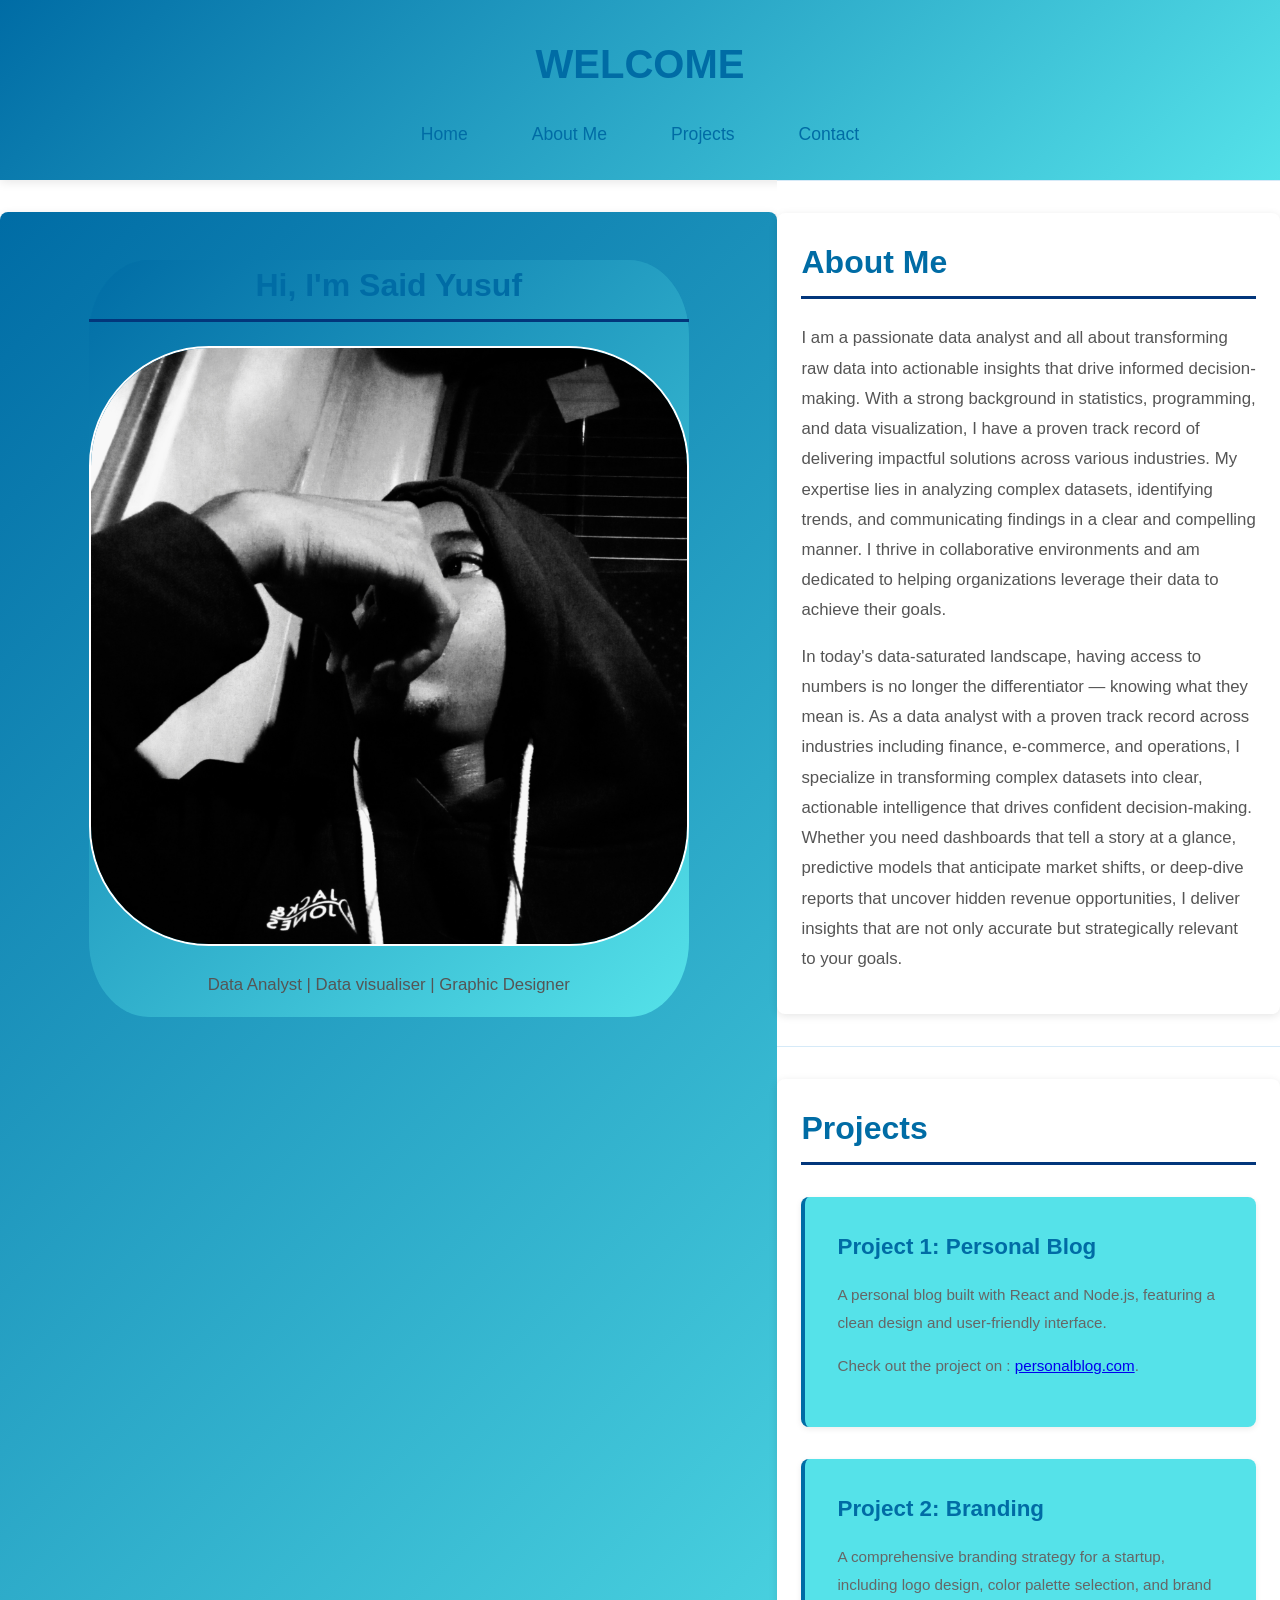
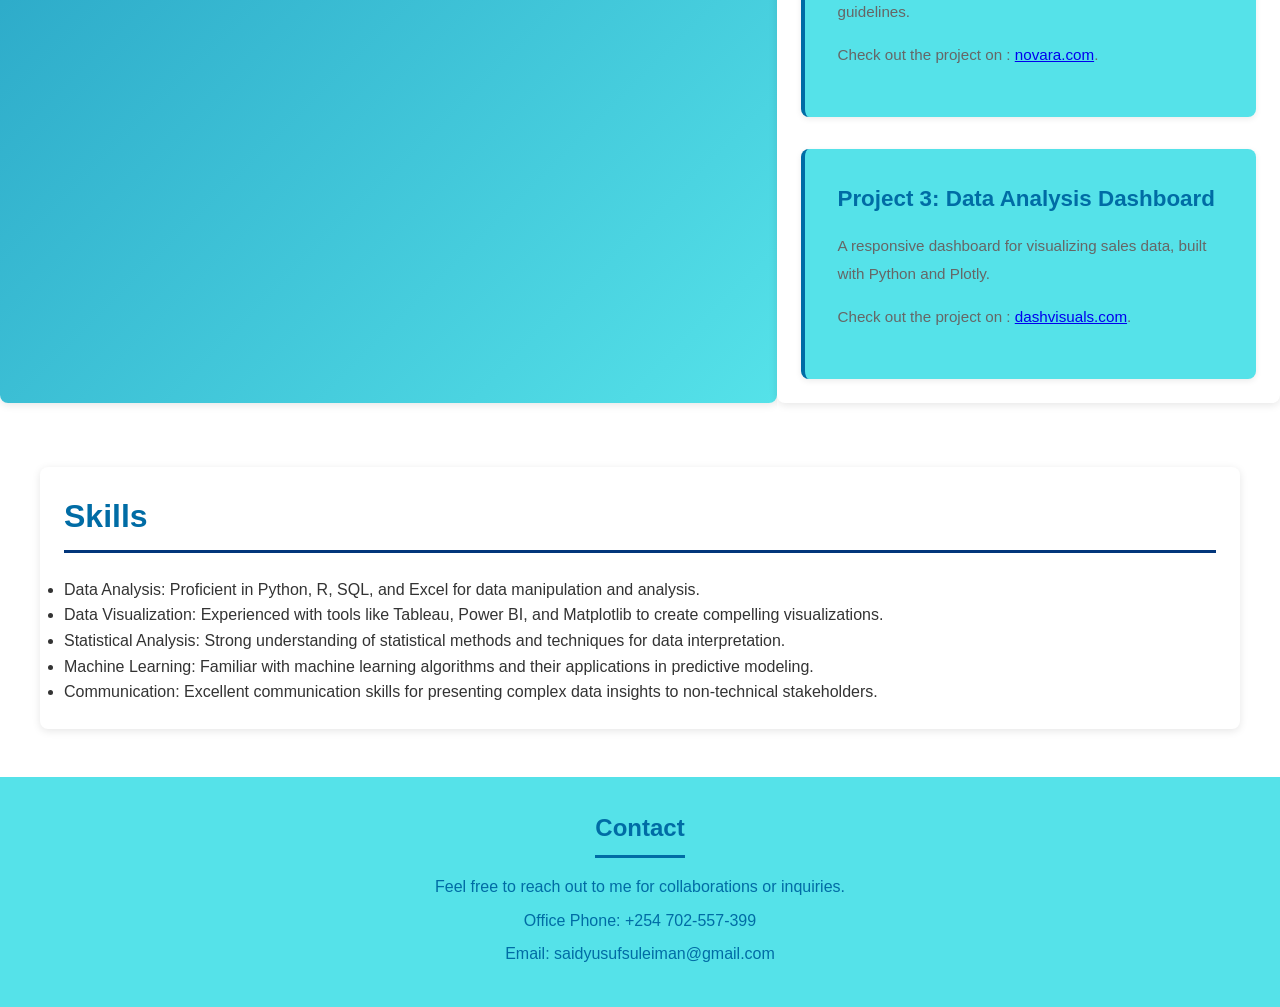
<file: index.html>
<!DOCTYPE html>
<html>
    <head>
        <meta charset="UTF-8">
        <meta name="viewport" content="width=device-width, initial-scale=1.0">
        <title>Portfolio - Data Analyst</title>
        <link rel="stylesheet" href="style.css">
    </head>
    <body>
        <header>
            <h1><strong>WELCOME</strong></h1>
            <nav>
                <ul>
                    <li><a href="#Home">Home</a></li>
                    <li><a href="#about">About Me</a></li>
                    <li><a href="#projects">Projects</a></li>
                    <li><a href="#contact">Contact</a></li>
                </ul>
            </nav>
        </header>
            <div class="wrapper">
                <section id="hero">
                    <div class="tall">
                        <h2>Hi, I'm Said Yusuf</h2>
                        <div class="hero__image"><img src="profile.jpg"></div>
                        <p>Data Analyst | Data visualiser | Graphic Designer</p>
                    </div>
                </section>
            
                <div class="container">
                        <div class="short">
                            <section id="about">
                                <h2>About Me</h2>
                                <p>I am a passionate data analyst and all about transforming raw data into actionable insights that drive informed decision-making. With a strong background in statistics, programming, and data visualization, I have a proven track record of delivering impactful solutions across various industries. My expertise lies in analyzing complex datasets, identifying trends, and communicating findings in a clear and compelling manner. I thrive in collaborative environments and am dedicated to helping organizations leverage their data to achieve their goals.</p>
                                <p>In today's data-saturated landscape, having access to numbers is no longer the differentiator — knowing what they mean is. As a data analyst with a proven track record across industries including finance, e-commerce, and operations, I specialize in transforming complex datasets into clear, actionable intelligence that drives confident decision-making. Whether you need dashboards that tell a story at a glance, predictive models that anticipate market shifts, or deep-dive reports that uncover hidden revenue opportunities, I deliver insights that are not only accurate but strategically relevant to your goals.</p>
                            </section>
                        </div>
                    <div class="short1">
                        <section id="projects">
                            <h2>Projects</h2>
                            <div class="projects-container">
                                    <div class="project">
                                        <h3>Project 1: Personal Blog</h3>
                                        <p>A personal blog built with React and Node.js, featuring a clean design and user-friendly interface.</p>
                                        <p>Check out the project on : <a href="Personalblog.html">personalblog.com</a>.</p>
                                    </div>
                                    <div class="project">
                                        <h3>Project 2: Branding</h3>
                                        <p>A comprehensive branding strategy for a startup, including logo design, color palette selection, and brand guidelines.</p>
                                        <p>Check out the project on : <a href="Novara.html">novara.com</a>.</p>
                                    </div>
                                    <div class="project">
                                        <h3>Project 3: Data Analysis Dashboard</h3>
                                        <p>A responsive dashboard for visualizing sales data, built with Python and Plotly.</p>
                                        <p>Check out the project on : <a href="dashvisuals.html">dashvisuals.com</a>.</p>
                                    </div>
                            </div>
                        </section>
                    </div>
                </div>
            </div>
                    <section id="skills">
                        <h2>Skills</h2>
                        <ul>
                            <li>Data Analysis: Proficient in Python, R, SQL, and Excel for data manipulation and analysis.</li>
                            <li>Data Visualization: Experienced with tools like Tableau, Power BI, and Matplotlib to create compelling visualizations.</li>
                            <li>Statistical Analysis: Strong understanding of statistical methods and techniques for data interpretation.</li>
                            <li>Machine Learning: Familiar with machine learning algorithms and their applications in predictive modeling.</li>
                            <li>Communication: Excellent communication skills for presenting complex data insights to non-technical stakeholders.</li>
                        </ul>
                    </section>

        <footer id="contact">
            <h2>Contact</h2>
            <p>Feel free to reach out to me for collaborations or inquiries.</p>
            <p>Office Phone: +254 702-557-399</p>
            <p>Email: <a href="mailto:saidyusufsuleiman@gmail.com">saidyusufsuleiman@gmail.com</a></p>
        </footer>
    </body>
</html>
</file>
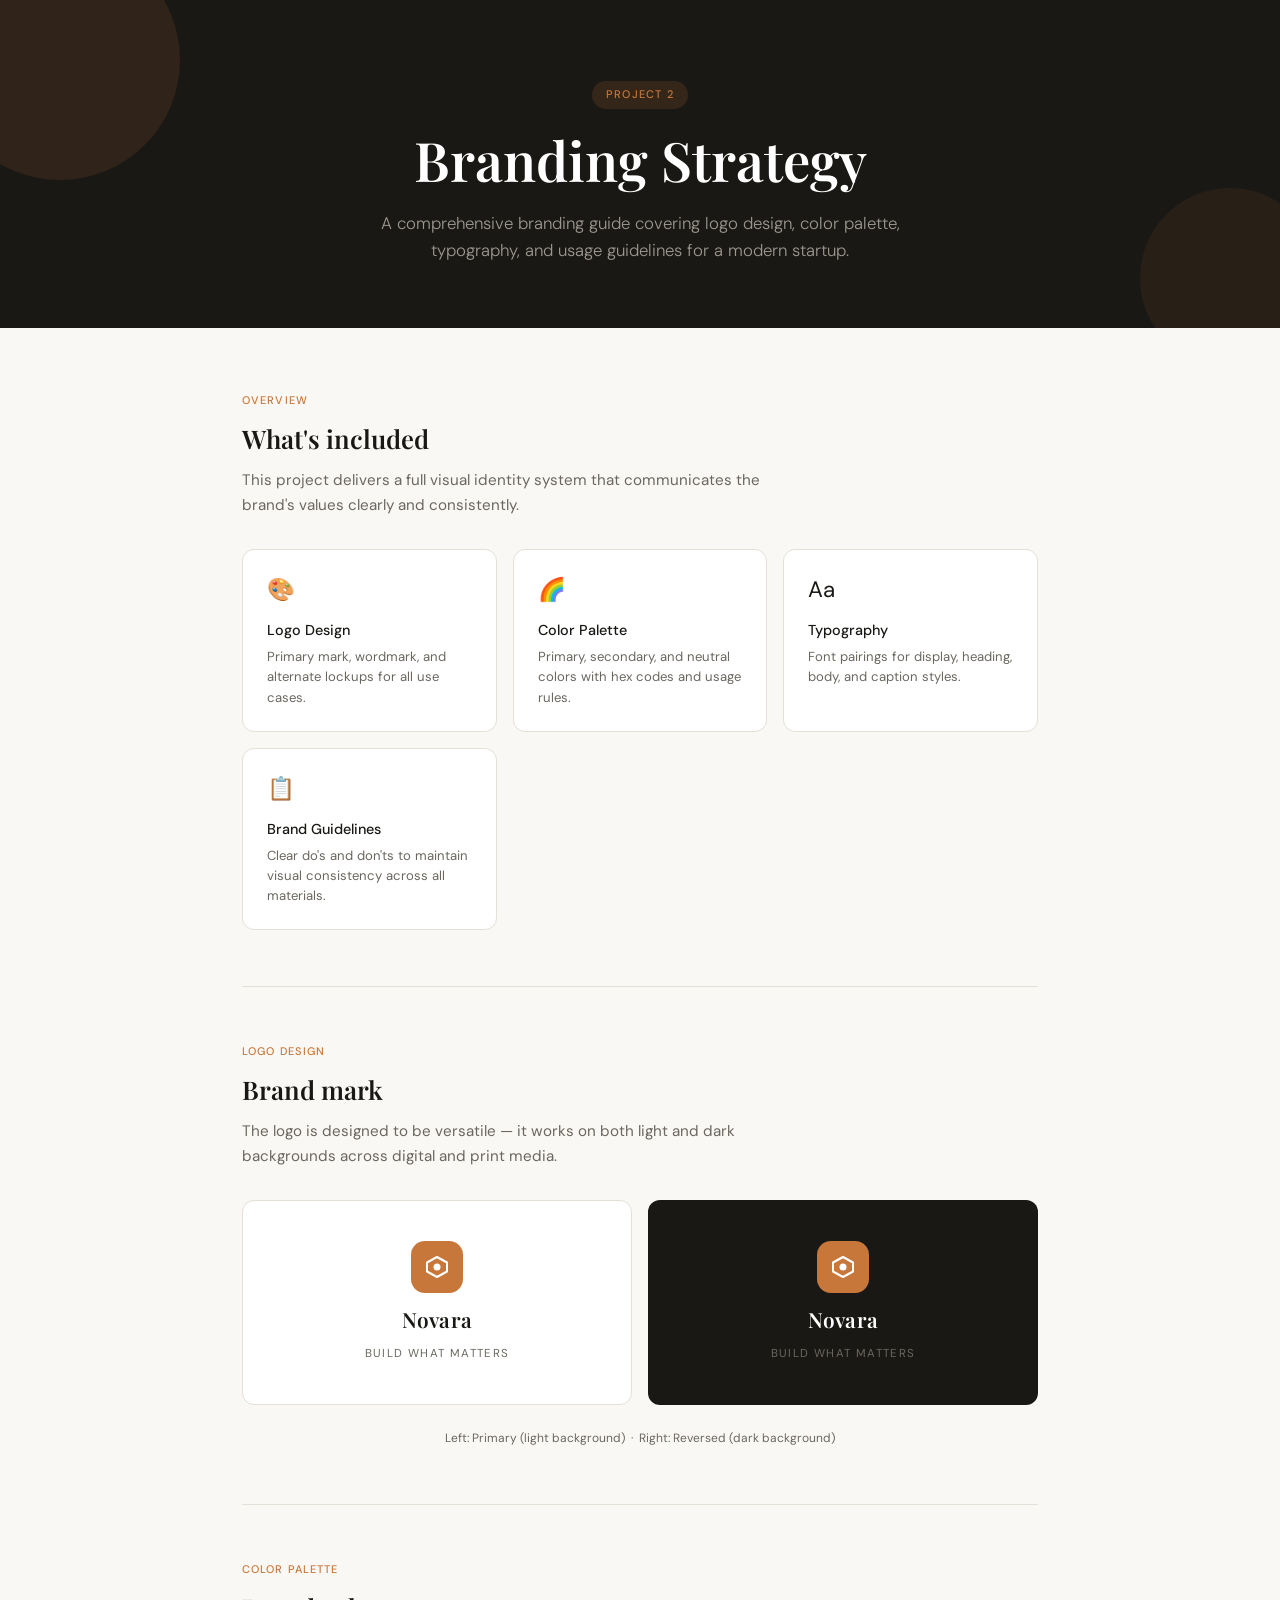
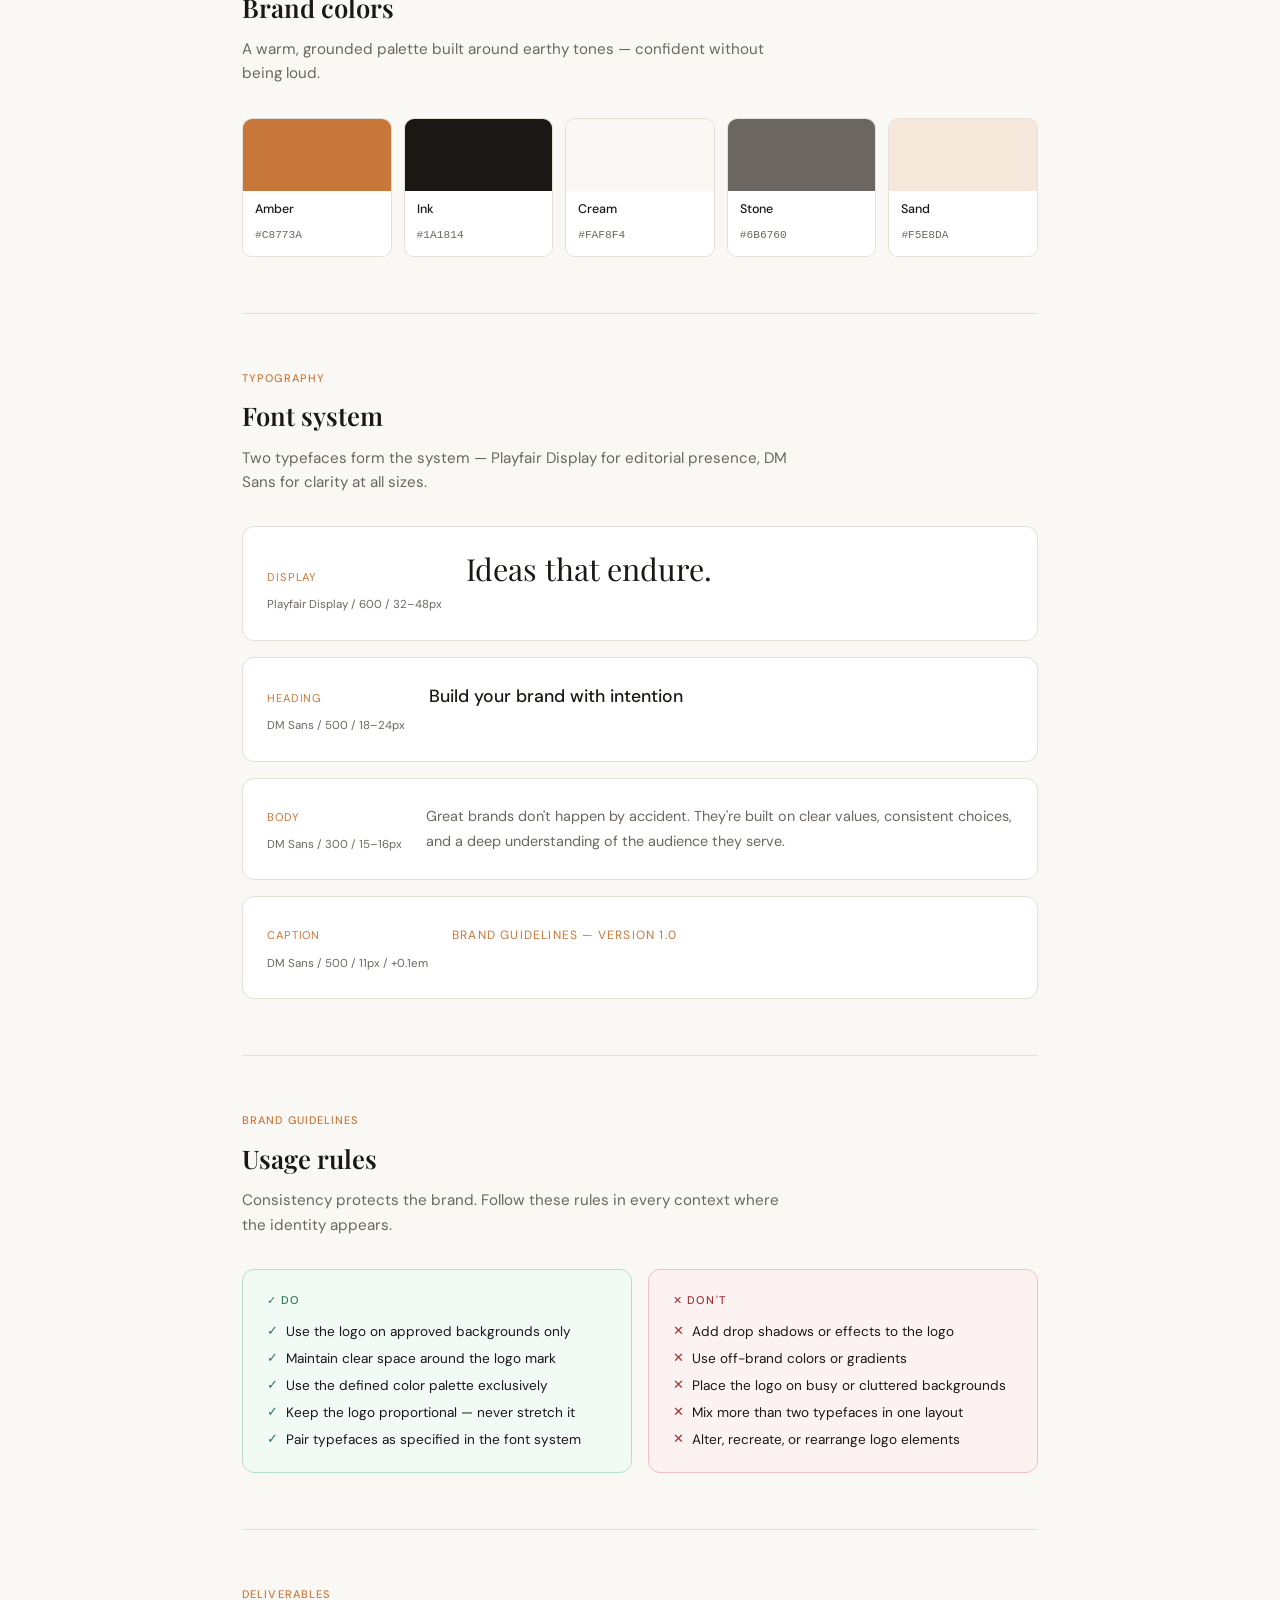
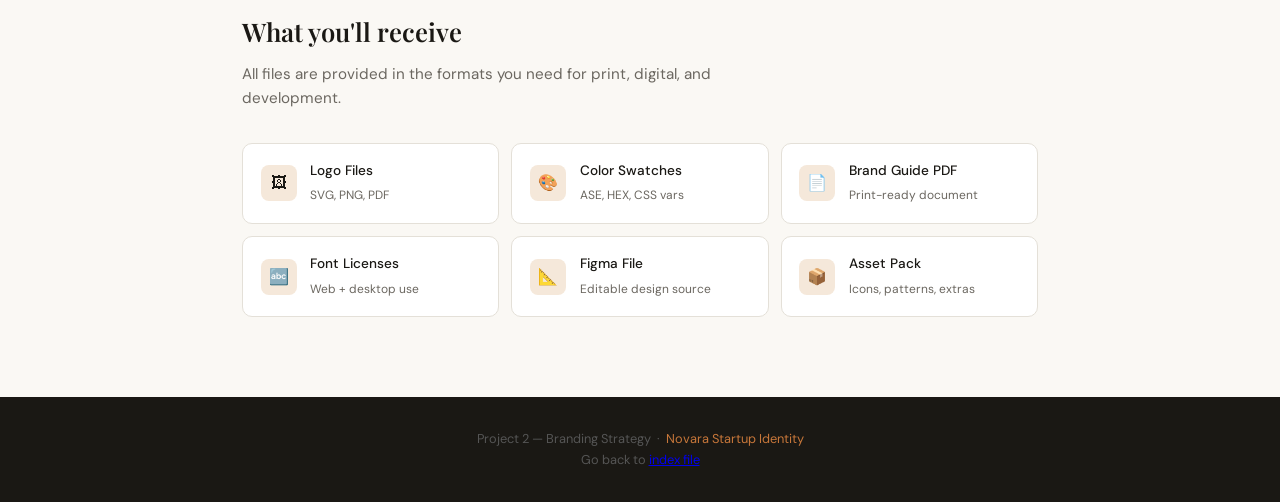
<file: Novara.html>
<!DOCTYPE html>
<html lang="en">
<head>
<meta charset="UTF-8">
<meta name="viewport" content="width=device-width, initial-scale=1.0">
<title>Project 2: Branding</title>
<link href="https://fonts.googleapis.com/css2?family=Playfair+Display:wght@400;600&family=DM+Sans:wght@300;400;500&display=swap" rel="stylesheet">
<link rel="stylesheet" href="novara.css">
</head>
<body>

<header>
  <div class="tag">Project 2</div>
  <h1>Branding Strategy</h1>
  <p>A comprehensive branding guide covering logo design, color palette, typography, and usage guidelines for a modern startup.</p>
</header>

<main>

  <!-- OVERVIEW -->
  <div class="section-label">Overview</div>
  <h2 class="section-title">What's included</h2>
  <p class="section-desc">This project delivers a full visual identity system that communicates the brand's values clearly and consistently.</p>

  <div class="overview-grid">
    <div class="overview-card">
      <span class="icon">🎨</span>
      <h3>Logo Design</h3>
      <p>Primary mark, wordmark, and alternate lockups for all use cases.</p>
    </div>
    <div class="overview-card">
      <span class="icon">🌈</span>
      <h3>Color Palette</h3>
      <p>Primary, secondary, and neutral colors with hex codes and usage rules.</p>
    </div>
    <div class="overview-card">
      <span class="icon">Aa</span>
      <h3>Typography</h3>
      <p>Font pairings for display, heading, body, and caption styles.</p>
    </div>
    <div class="overview-card">
      <span class="icon">📋</span>
      <h3>Brand Guidelines</h3>
      <p>Clear do's and don'ts to maintain visual consistency across all materials.</p>
    </div>
  </div>

  <hr class="divider">

  <!-- LOGO -->
  <div class="section-label">Logo Design</div>
  <h2 class="section-title">Brand mark</h2>
  <p class="section-desc">The logo is designed to be versatile — it works on both light and dark backgrounds across digital and print media.</p>

  <div class="logo-showcase">
    <div class="logo-box light">
      <div class="logo-mark">
        <svg viewBox="0 0 28 28" fill="none" xmlns="http://www.w3.org/2000/svg">
          <path d="M14 4L24 9.5V18.5L14 24L4 18.5V9.5L14 4Z" stroke="white" stroke-width="2" stroke-linejoin="round"/>
          <circle cx="14" cy="14" r="3.5" fill="white"/>
        </svg>
      </div>
      <span class="logo-name">Novara</span>
      <span class="logo-tagline">Build what matters</span>
    </div>
    <div class="logo-box dark">
      <div class="logo-mark">
        <svg viewBox="0 0 28 28" fill="none" xmlns="http://www.w3.org/2000/svg">
          <path d="M14 4L24 9.5V18.5L14 24L4 18.5V9.5L14 4Z" stroke="white" stroke-width="2" stroke-linejoin="round"/>
          <circle cx="14" cy="14" r="3.5" fill="white"/>
        </svg>
      </div>
      <span class="logo-name">Novara</span>
      <span class="logo-tagline">Build what matters</span>
    </div>
  </div>
  <p class="logo-caption">Left: Primary (light background) &nbsp;·&nbsp; Right: Reversed (dark background)</p>

  <hr class="divider">

  <!-- COLORS -->
  <div class="section-label">Color Palette</div>
  <h2 class="section-title">Brand colors</h2>
  <p class="section-desc">A warm, grounded palette built around earthy tones — confident without being loud.</p>

  <div class="palette">
    <div class="swatch">
      <div class="swatch-color" style="background:#C8773A;"></div>
      <div class="swatch-info">
        <span class="swatch-name">Amber</span>
        <span class="swatch-hex">#C8773A</span>
      </div>
    </div>
    <div class="swatch">
      <div class="swatch-color" style="background:#1A1814;"></div>
      <div class="swatch-info">
        <span class="swatch-name">Ink</span>
        <span class="swatch-hex">#1A1814</span>
      </div>
    </div>
    <div class="swatch">
      <div class="swatch-color" style="background:#FAF8F4;"></div>
      <div class="swatch-info">
        <span class="swatch-name">Cream</span>
        <span class="swatch-hex">#FAF8F4</span>
      </div>
    </div>
    <div class="swatch">
      <div class="swatch-color" style="background:#6B6760;"></div>
      <div class="swatch-info">
        <span class="swatch-name">Stone</span>
        <span class="swatch-hex">#6B6760</span>
      </div>
    </div>
    <div class="swatch">
      <div class="swatch-color" style="background:#F5E8DA;"></div>
      <div class="swatch-info">
        <span class="swatch-name">Sand</span>
        <span class="swatch-hex">#F5E8DA</span>
      </div>
    </div>
  </div>

  <hr class="divider">

  <!-- TYPOGRAPHY -->
  <div class="section-label">Typography</div>
  <h2 class="section-title">Font system</h2>
  <p class="section-desc">Two typefaces form the system — Playfair Display for editorial presence, DM Sans for clarity at all sizes.</p>

  <div class="type-samples">
    <div class="type-card">
      <div class="type-meta">
        <span class="type-role">Display</span>
        <span class="type-spec">Playfair Display / 600 / 32–48px</span>
      </div>
      <div class="type-sample">
        <span class="sample-display">Ideas that endure.</span>
      </div>
    </div>
    <div class="type-card">
      <div class="type-meta">
        <span class="type-role">Heading</span>
        <span class="type-spec">DM Sans / 500 / 18–24px</span>
      </div>
      <div class="type-sample">
        <span class="sample-heading">Build your brand with intention</span>
      </div>
    </div>
    <div class="type-card">
      <div class="type-meta">
        <span class="type-role">Body</span>
        <span class="type-spec">DM Sans / 300 / 15–16px</span>
      </div>
      <div class="type-sample">
        <span class="sample-body">Great brands don't happen by accident. They're built on clear values, consistent choices, and a deep understanding of the audience they serve.</span>
      </div>
    </div>
    <div class="type-card">
      <div class="type-meta">
        <span class="type-role">Caption</span>
        <span class="type-spec">DM Sans / 500 / 11px / +0.1em</span>
      </div>
      <div class="type-sample">
        <span class="sample-caption">Brand Guidelines — Version 1.0</span>
      </div>
    </div>
  </div>

  <hr class="divider">

  <!-- GUIDELINES -->
  <div class="section-label">Brand Guidelines</div>
  <h2 class="section-title">Usage rules</h2>
  <p class="section-desc">Consistency protects the brand. Follow these rules in every context where the identity appears.</p>

  <div class="guidelines">
    <div class="guideline-card do">
      <span class="gl-label">✓ Do</span>
      <ul>
        <li>Use the logo on approved backgrounds only</li>
        <li>Maintain clear space around the logo mark</li>
        <li>Use the defined color palette exclusively</li>
        <li>Keep the logo proportional — never stretch it</li>
        <li>Pair typefaces as specified in the font system</li>
      </ul>
    </div>
    <div class="guideline-card dont">
      <span class="gl-label">✕ Don't</span>
      <ul>
        <li>Add drop shadows or effects to the logo</li>
        <li>Use off-brand colors or gradients</li>
        <li>Place the logo on busy or cluttered backgrounds</li>
        <li>Mix more than two typefaces in one layout</li>
        <li>Alter, recreate, or rearrange logo elements</li>
      </ul>
    </div>
  </div>

  <hr class="divider">

  <!-- DELIVERABLES -->
  <div class="section-label">Deliverables</div>
  <h2 class="section-title">What you'll receive</h2>
  <p class="section-desc">All files are provided in the formats you need for print, digital, and development.</p>

  <div class="deliverables">
    <div class="deliverable">
      <div class="deliverable-icon">🖼</div>
      <div class="deliverable-text">
        <strong>Logo Files</strong>
        <span>SVG, PNG, PDF</span>
      </div>
    </div>
    <div class="deliverable">
      <div class="deliverable-icon">🎨</div>
      <div class="deliverable-text">
        <strong>Color Swatches</strong>
        <span>ASE, HEX, CSS vars</span>
      </div>
    </div>
    <div class="deliverable">
      <div class="deliverable-icon">📄</div>
      <div class="deliverable-text">
        <strong>Brand Guide PDF</strong>
        <span>Print-ready document</span>
      </div>
    </div>
    <div class="deliverable">
      <div class="deliverable-icon">🔤</div>
      <div class="deliverable-text">
        <strong>Font Licenses</strong>
        <span>Web + desktop use</span>
      </div>
    </div>
    <div class="deliverable">
      <div class="deliverable-icon">📐</div>
      <div class="deliverable-text">
        <strong>Figma File</strong>
        <span>Editable design source</span>
      </div>
    </div>
    <div class="deliverable">
      <div class="deliverable-icon">📦</div>
      <div class="deliverable-text">
        <strong>Asset Pack</strong>
        <span>Icons, patterns, extras</span>
      </div>
    </div>
  </div>

</main>

<footer>
  <p>Project 2 — Branding Strategy &nbsp;·&nbsp; <span>Novara Startup Identity</span></p>
  <p>Go back to <a href="index.html">index file</a></p>
</footer>

</body>
</html>
</file>
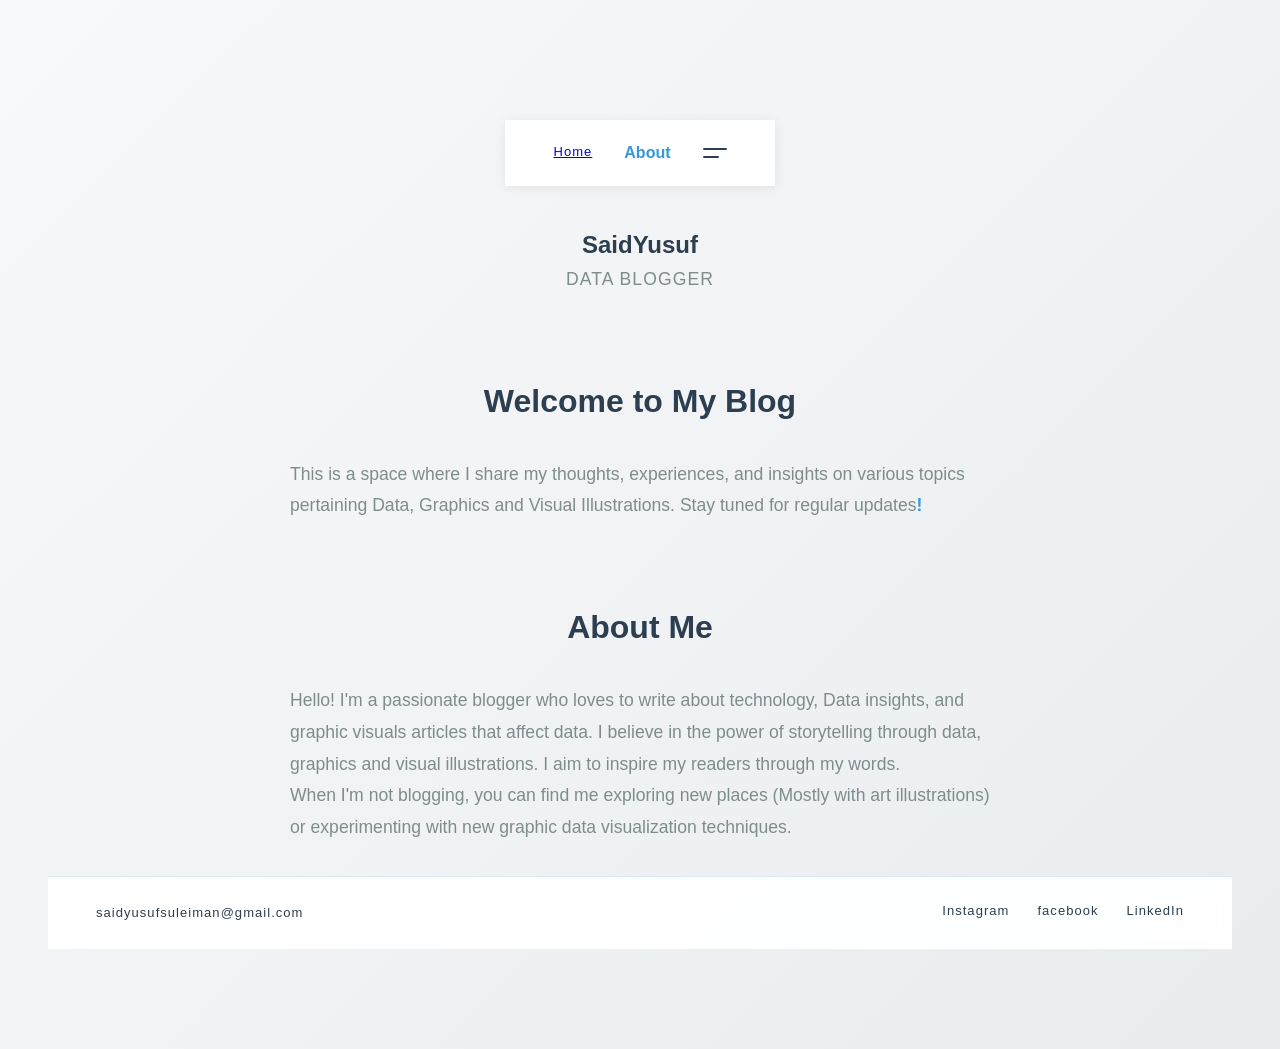
<file: Personalblog.html>
<!DOCTYPE html>
<html>
<head>
    <meta charset="UTF-8">
    <meta name="viewport" content="width=device-width, initial-scale=1.0">
    <title>Personal Blog</title>
    <link rel="stylesheet" href="blog.css">
</head>
<body>
    <section class="hero">
         <!-- Nav -->
        <nav>
            <div class="nav__logo"></div>
            <div class="nav__right">
            <span class="nav_home"><a href="index.html">Home</a></span>
            <span class="nav_about">About</span>
            <div class="nav__menu">
            <div class="bar">
                <span></span>
                <span></span>
            </div>
            </div>
            </div>
        </nav>

        <!-- Main content -->
        <div class="hero__content">
            <h1 class="hero_name">Said<span>Yusuf</span></h1>
            <p class="hero__role">Data Blogger</p>
        </div>

        <h2>Welcome to My Blog</h2>
        <p>This is a space where I share my thoughts, experiences, and insights on various topics pertaining Data, Graphics and Visual Illustrations.
             Stay tuned for regular updates<strong>!</strong>
        </p>
        <h2>About Me</h2>
        <p>Hello! I'm a passionate blogger who loves to write about technology, Data insights, and graphic visuals articles that affect data. I believe in the power of storytelling through data, graphics and visual illustrations. I aim to inspire my readers through my words. <br>
            When I'm not blogging, you can find me exploring new places (Mostly with art illustrations) or experimenting with new graphic data visualization techniques.
        </p>

         <!-- Footer -->
         <footer class="hero__footer">
          <span class="hero__email">saidyusufsuleiman@gmail.com</span>
          <div class="hero__socials">
             <a href="https://www.instagram.com/saidyusufsuleiman" target="_blank">Instagram</a>
             <a href="https://facebook.com/@saidyusufsuleiman" target="_blank">facebook</a>
             <a href="https://www.linkedin.com/in/saidyusufsuleiman" target="_blank">LinkedIn</a>
          </div>
         </footer>
    </section>
</body>
</html>
</file>
<file: style.css>
* {
    margin: 0;
    padding: 0;
    box-sizing: border-box;
}

body {
    font-family: 'Segoe UI', Tahoma, Geneva, Verdana, sans-serif;
    line-height: 1.6;
    color: #333;
    background-color: #fff;
    padding: 0;
    overflow-x: hidden;
}

header {
    background: linear-gradient(135deg, #006ca5 0%, #55e2e9 100%);
    color: #006ca5;
    padding: 2rem 0;
    box-shadow: 0 2px 10px rgba(0, 0, 0, 0.1);
}

header h1 {
    text-align: center;
    font-size: 2.5rem;
    margin-bottom: 1.5rem;
    font-weight: 700;
}

header nav ul {
    list-style: none;
    display: flex;
    justify-content: center;
    gap: 2rem;
    flex-wrap: wrap;
}

header nav a {
    color: #006ca5;
    text-decoration: none;
    font-size: 1.1rem;
    padding: 0.5rem 1rem;
    border-radius: 4px;
    transition: background-color 0.3s ease;
}

header nav a:hover {
    background-color: rgba(255, 255, 255, 0.2);
}

section {
    max-width: 1200px;
    margin: 2rem auto;
    padding: 1.5rem;
    background: white;
    border-radius: 8px;
    box-shadow: 0 2px 8px rgba(0, 0, 0, 0.1);
}

#hero {
    text-align: center;
    background: linear-gradient(135deg, #006ca5 0%, #55e2e9 100%);
    color: #fff;
    padding: 3rem 1.5rem;
    border-radius: 8px;
    margin-bottom: 2rem;
    display: flex;
    flex-direction: column;
    align-items: center;
}
.hero__image {
    width: min(600px, 100%);
    aspect-ratio: 1 / 1;
    height: auto;
    border-radius: 20%;
    overflow: hidden;
    margin: 1.5rem 0;
    border: 2px solid #fff;
}
img {
    width: 100%;
    height: 100%;
    object-fit: cover;
    display: block;
}

.wrapper {
    display: flex;
    flex-direction: row;
    width: 100%;
}

.container {
    display: flex;
    flex-direction: column;
    width: 100%;
}
.tall {
    background: linear-gradient(135deg, #006ca5 0%, #55e2e9 100%);
    backdrop-filter: blur(10px);
    -webkit-backdrop-filter: blur(10px);
    width: min(600px, 100%);
    height: auto;
    border-radius: 10%;
    animation: fadeUp 1s 0.4s cubic-bezier(.22,1,.36,1) both;
}
.short {
    background: rgba(255, 255, 255, 0.95);
    backdrop-filter: blur(10px);
    -webkit-backdrop-filter: blur(10px);
    border-top: 1px solid rgba(52, 152, 219, 0.2);
    animation: fadeUp 1s 0.4s cubic-bezier(.22,1,.36,1) both;
}
.short1 {
    background: rgba(255, 255, 255, 0.95);
    backdrop-filter: blur(10px);
    -webkit-backdrop-filter: blur(10px);
    border-top: 1px solid rgba(52, 152, 219, 0.2);
    animation: fadeUp 1s 0.4s cubic-bezier(.22,1,.36,1) both;
}




section h2 {
    color: #006ca5;
    font-size: clamp(1.4rem, 4vw, 2rem);
    margin-bottom: 1.5rem;
    border-bottom: 3px solid #02367B;
    padding-bottom: 0.5rem;
}

section p {
    margin-bottom: 1rem;
    font-size: 1.05rem;
    line-height: 1.8;
    color: #555;
}

.projects-container {
    display: grid;
    grid-template-columns: repeat(auto-fit, minmax(300px, 1fr));
    gap: 2rem;
    margin-top: 2rem;
}

.project {
    background: #55e2e9;
    padding: 2rem;
    border-radius: 8px;
    border-left: 4px solid #006ca5;
    transition: transform 0.3s ease, box-shadow 0.3s ease;
    box-shadow: 0 2px 6px rgba(0, 0, 0, 0.08);
}

.project:hover {
    transform: translateY(-5px);
    transition: transform 0.3s ease, box-shadow 0.3s ease;
    box-shadow: 0 6px 12px rgba(102, 126, 234, 0.2);
}

.project h3 {
    color: #006ca5;
    margin-bottom: 1rem;
    font-size: 1.4rem;
}

.project p {
    color: #666;
    font-size: 0.95rem;
}

footer {
    background-color: #55e2e9;
    color: #006ca5;
    text-align: center;
    padding: 2rem;
    margin-top: 3rem;
}


footer h2 {
    color: #006ca5;
    margin-bottom: 1rem;
    border-bottom: 3px solid #006ca5;
    padding-bottom: 0.5rem;
    display: inline-block;
}

footer p {
    margin-bottom: 0.5rem;
    color: #006ca5;
}

footer a {
    color: #006ca5;
    text-decoration: none;
    font-weight: 500;
}

footer a:hover {
    text-decoration: underline;
}

@media (max-width: 768px) {
    body {
        padding: 0;
    }

    header h1 {
        font-size: 1.6rem;
    }

    header nav ul {
        flex-direction: column;
        gap: 0.5rem;
        align-items: center;
    }

    section {
        margin: 1rem auto;
        padding: 1rem;
    }

    #hero {
        padding-left: 1rem;
        padding-right: 1rem;
    }

    .wrapper {
        flex-direction: column;
    }

    .projects-container {
        grid-template-columns: 1fr;
    }

    .tall {
        width: 100%;
        border-radius: 12px;
    }

    .hero__image {
        margin: 1rem 0;
    }
}
</file>
<file: novara.css>
*, *::before, *::after { box-sizing: border-box; margin: 0; padding: 0; }

  :root {
    --cream: #FAF8F4;
    --ink: #1A1814;
    --muted: #6B6760;
    --accent: #C8773A;
    --accent-light: #F5E8DA;
    --border: #E4E0D8;
    --white: #ffffff;
  }

  body {
    font-family: 'DM Sans', sans-serif;
    background: var(--cream);
    color: var(--ink);
    line-height: 1.6;
  }

  /* HEADER */
  header {
    background: var(--ink);
    padding: 5rem 2rem 4rem;
    text-align: center;
    position: relative;
    overflow: hidden;
  }

  header::before {
    content: '';
    position: absolute;
    top: -60px; left: -60px;
    width: 240px; height: 240px;
    border-radius: 50%;
    background: var(--accent);
    opacity: 0.12;
  }

  header::after {
    content: '';
    position: absolute;
    bottom: -40px; right: -40px;
    width: 180px; height: 180px;
    border-radius: 50%;
    background: var(--accent);
    opacity: 0.08;
  }

  .tag {
    display: inline-block;
    font-size: 11px;
    font-weight: 500;
    letter-spacing: 0.12em;
    text-transform: uppercase;
    color: var(--accent);
    background: rgba(200, 119, 58, 0.15);
    padding: 5px 14px;
    border-radius: 100px;
    margin-bottom: 1.25rem;
  }

  header h1 {
    font-family: 'Playfair Display', serif;
    font-size: clamp(2.2rem, 5vw, 3.4rem);
    font-weight: 600;
    color: #fff;
    line-height: 1.15;
    margin-bottom: 1.2rem;
  }

  header p {
    font-size: 1.05rem;
    color: #9C9890;
    max-width: 520px;
    margin: 0 auto;
    font-weight: 300;
  }

  /* MAIN */
  main {
    max-width: 860px;
    margin: 0 auto;
    padding: clamp(2rem, 5vw, 4rem) clamp(1rem, 4vw, 2rem) 5rem;
  }

  /* SECTION TITLES */
  .section-label {
    font-size: 11px;
    font-weight: 500;
    letter-spacing: 0.1em;
    text-transform: uppercase;
    color: var(--accent);
    margin-bottom: 0.5rem;
  }

  .section-title {
    font-family: 'Playfair Display', serif;
    font-size: 1.6rem;
    font-weight: 600;
    margin-bottom: 0.6rem;
    color: var(--ink);
  }

  .section-desc {
    color: var(--muted);
    font-size: 0.95rem;
    max-width: 560px;
    margin-bottom: 2rem;
  }

  hr.divider {
    border: none;
    border-top: 1px solid var(--border);
    margin: 3.5rem 0;
  }

  /* OVERVIEW CARDS */
  .overview-grid {
    display: grid;
    grid-template-columns: repeat(auto-fit, minmax(220px, 1fr));
    gap: 1rem;
    margin-bottom: 2rem;
  }

  .overview-card {
    background: var(--white);
    border: 1px solid var(--border);
    border-radius: 12px;
    padding: 1.4rem 1.5rem;
  }

  .overview-card .icon {
    font-size: 1.4rem;
    margin-bottom: 0.7rem;
    display: block;
  }

  .overview-card h3 {
    font-size: 0.9rem;
    font-weight: 500;
    color: var(--ink);
    margin-bottom: 0.3rem;
  }

  .overview-card p {
    font-size: 0.82rem;
    color: var(--muted);
    line-height: 1.55;
  }

  /* LOGO SECTION */
  .logo-showcase {
    display: grid;
    grid-template-columns: 1fr 1fr;
    gap: 1rem;
    margin-bottom: 1.5rem;
  }

  @media (max-width: 600px) { .logo-showcase { grid-template-columns: 1fr; } }

  .logo-box {
    border-radius: 12px;
    border: 1px solid var(--border);
    padding: 2.5rem 2rem;
    display: flex;
    flex-direction: column;
    align-items: center;
    justify-content: center;
    gap: 0.6rem;
  }

  .logo-box.light { background: var(--white); }
  .logo-box.dark  { background: var(--ink); border-color: transparent; }

  .logo-mark {
    width: 52px; height: 52px;
    border-radius: 14px;
    background: var(--accent);
    display: flex;
    align-items: center;
    justify-content: center;
  }

  .logo-mark svg { width: 28px; height: 28px; }

  .logo-name {
    font-family: 'Playfair Display', serif;
    font-size: 1.3rem;
    font-weight: 600;
    letter-spacing: 0.01em;
  }

  .logo-box.light .logo-name { color: var(--ink); }
  .logo-box.dark  .logo-name { color: #fff; }

  .logo-tagline {
    font-size: 0.72rem;
    letter-spacing: 0.12em;
    text-transform: uppercase;
    color: var(--muted);
  }

  .logo-box.dark .logo-tagline { color: #6B6760; }

  .logo-caption {
    font-size: 0.75rem;
    color: var(--muted);
    text-align: center;
    margin-top: 0.75rem;
  }

  /* COLOR PALETTE */
  .palette {
    display: grid;
    grid-template-columns: repeat(auto-fit, minmax(110px, 1fr));
    gap: 0.75rem;
    margin-bottom: 1rem;
  }

  .swatch {
    border-radius: 10px;
    overflow: hidden;
    border: 1px solid var(--border);
  }

  .swatch-color {
    height: 72px;
    width: 100%;
  }

  .swatch-info {
    padding: 0.6rem 0.75rem;
    background: var(--white);
  }

  .swatch-name {
    font-size: 0.78rem;
    font-weight: 500;
    color: var(--ink);
    display: block;
  }

  .swatch-hex {
    font-size: 0.7rem;
    color: var(--muted);
    font-family: monospace;
  }

  /* TYPOGRAPHY */
  .type-samples {
    display: flex;
    flex-direction: column;
    gap: 1rem;
  }

  .type-card {
    background: var(--white);
    border: 1px solid var(--border);
    border-radius: 12px;
    padding: 1.5rem;
    display: flex;
    align-items: baseline;
    gap: 1.5rem;
  }

  .type-meta {
    min-width: 110px;
    flex-shrink: 0;
  }

  .type-role {
    font-size: 0.7rem;
    letter-spacing: 0.08em;
    text-transform: uppercase;
    color: var(--accent);
    display: block;
    margin-bottom: 0.2rem;
  }

  .type-spec {
    font-size: 0.72rem;
    color: var(--muted);
  }

  .type-sample { flex: 1; }

  .sample-display { font-family: 'Playfair Display', serif; font-size: 1.9rem; color: var(--ink); line-height: 1.2; }
  .sample-heading { font-family: 'DM Sans', sans-serif; font-size: 1.1rem; font-weight: 500; color: var(--ink); }
  .sample-body    { font-family: 'DM Sans', sans-serif; font-size: 0.9rem; color: var(--muted); line-height: 1.6; }
  .sample-caption { font-family: 'DM Sans', sans-serif; font-size: 0.75rem; letter-spacing: 0.1em; text-transform: uppercase; color: var(--accent); }

  /* BRAND GUIDELINES */
  .guidelines {
    display: grid;
    grid-template-columns: 1fr 1fr;
    gap: 1rem;
  }

  @media (max-width: 600px) { .guidelines { grid-template-columns: 1fr; } }

  .guideline-card {
    border-radius: 12px;
    padding: 1.4rem 1.5rem;
    border: 1px solid var(--border);
  }

  .guideline-card.do   { background: #F2FAF5; border-color: #B6DFCA; }
  .guideline-card.dont { background: #FDF2F2; border-color: #F0BFBF; }

  .guideline-card .gl-label {
    font-size: 0.7rem;
    letter-spacing: 0.1em;
    text-transform: uppercase;
    font-weight: 500;
    margin-bottom: 0.75rem;
    display: block;
  }

  .guideline-card.do   .gl-label { color: #2A7A50; }
  .guideline-card.dont .gl-label { color: #A63030; }

  .guideline-card ul {
    list-style: none;
    display: flex;
    flex-direction: column;
    gap: 0.45rem;
  }

  .guideline-card li {
    font-size: 0.85rem;
    padding-left: 1.2rem;
    position: relative;
    color: var(--ink);
    line-height: 1.45;
  }

  .guideline-card.do   li::before { content: '✓'; color: #2A7A50; position: absolute; left: 0; font-size: 0.8rem; }
  .guideline-card.dont li::before { content: '✕'; color: #A63030; position: absolute; left: 0; font-size: 0.8rem; }

  /* DELIVERABLES */
  .deliverables {
    display: grid;
    grid-template-columns: repeat(auto-fit, minmax(200px, 1fr));
    gap: 0.75rem;
  }

  .deliverable {
    background: var(--white);
    border: 1px solid var(--border);
    border-radius: 10px;
    padding: 1rem 1.1rem;
    display: flex;
    align-items: center;
    gap: 0.85rem;
  }

  .deliverable-icon {
    width: 36px; height: 36px;
    background: var(--accent-light);
    border-radius: 8px;
    display: flex;
    align-items: center;
    justify-content: center;
    font-size: 1rem;
    flex-shrink: 0;
  }

  .deliverable-text strong {
    font-size: 0.85rem;
    display: block;
    color: var(--ink);
    font-weight: 500;
  }

  .deliverable-text span {
    font-size: 0.75rem;
    color: var(--muted);
  }

  /* FOOTER */
  footer {
    background: var(--ink);
    text-align: center;
    padding: 2rem;
    font-size: 0.8rem;
    color: #555;
  }

  footer span { color: var(--accent); }
</file>
<file: blog.css>
*, *::before, *::after { margin: 0; padding: 0; box-sizing: border-box; }

    :root {
      --background: linear-gradient(135deg, #f8f9fa 0%, #e9ecef 100%);
      --primary: #2c3e50;
      --accent: #3498db;
      --accent-dark: #2980b9;
      --text: #2c3e50;
      --text-light: #7f8c8d;
      --muted: #ecf0f1;
      --white: #ffffff;
    }

    html, body {
      width: 100%;
      background: var(--background);
      color: var(--text);
      font-family: -apple-system, BlinkMacSystemFont, 'Segoe UI', 'Roboto', 'Oxygen', 'Ubuntu', 'Cantarell', sans-serif;
      font-weight: 400;
      line-height: 1.6;
      overflow-x: hidden;
    }

    /* ── NAV ──────────────────────────────────────── */
    nav {
      position: sticky;
      top: 0; left: 0; right: 0;
      z-index: 10;
      display: flex;
      align-items: center;
      justify-content: flex-end;
      padding: 20px clamp(16px, 4vw, 48px);
      background: rgba(255, 255, 255, 0.95);
      backdrop-filter: blur(10px);
      box-shadow: 0 2px 12px rgba(0, 0, 0, 0.08);
    }

    .nav__right {
      display: flex;
      align-items: center;
      gap: 32px;
    }

    .nav_home {
      font-size: 13px;
      letter-spacing: 0.08em;
      font-weight: 500;
      color: var(--text-light);
      cursor: pointer;
      transition: color 0.3s ease;
    }
    .nav_about { color: var(--accent); font-weight: 700; }
    .nav_home:hover { color: var(--accent); }
    .nav_home + .nav_home::before {
      content: '|';
      margin: 0 16px;
      color: var(--muted);
    }

    .nav__menu {
      display: flex;
      align-items: center;
      gap: 12px;
      font-size: 12px;
      letter-spacing: 0.12em;
      font-weight: 600;
      cursor: pointer;
      text-transform: uppercase;
      color: var(--text);
    }
    .nav__menu .bar {
      display: flex;
      flex-direction: column;
      gap: 6px;
    }
    .nav__menu .bar span {
      display: block;
      width: 24px; height: 2px;
      background: var(--text);
      border-radius: 1px;
      transition: all 0.3s ease;
    }
    .nav__menu .bar span:last-child { width: 16px; }

 
    
    /* ── FOOTER BAR ───────────────────────────────── */
    .hero__footer {
      position: relative;
      width: 100%;
      display: flex;
      align-items: center;
      justify-content: space-between;
      padding: 24px clamp(16px, 4vw, 48px);
      border-top: 1px solid rgba(52, 152, 219, 0.2);
      background: rgba(255, 255, 255, 0.95);
      backdrop-filter: blur(10px);
      margin-top: auto;
      animation: fadeUp 1s 0.4s cubic-bezier(.22,1,.36,1) both;
    }

    .hero__email {
      font-size: 13px;
      letter-spacing: 0.08em;
      color: var(--text);
      font-weight: 500;
      animation: slideIn 1s 0.5s cubic-bezier(.22,1,.36,1) both;
    }

    .hero__socials {
      display: flex;
      gap: 28px;
      font-size: 13px;
      letter-spacing: 0.08em;
      font-weight: 500;
    }
    .hero__socials a {
      color: var(--text);
      text-decoration: none;
      transition: all 0.3s ease;
      position: relative;
      padding-bottom: 4px;
    }
    .hero__socials a::after {
      content: '';
      position: absolute;
      bottom: 0;
      left: 0;
      width: 0;
      height: 2px;
      background: var(--accent);
      transition: width 0.3s ease;
    }
    .hero__socials a:hover { color: var(--accent); }
    .hero__socials a:hover::after { width: 100%; }


    /* ── HERO SECTION ─────────────────────────────── */
    .hero {
      position: relative;
      width: 100%;
      min-height: 100vh;
      display: flex;
      flex-direction: column;
      justify-content: center;
      align-items: center;
      padding: clamp(80px, 12vw, 120px) clamp(16px, 6vw, 48px) clamp(80px, 12vw, 100px);
    }

    .hero__content {
      text-align: center;
      animation: fadeUp 1s 0.2s cubic-bezier(.22,1,.36,1) both;
      margin-top: 40px;
    }

    .hero__role {
      font-size: 1.5rem;
      font-weight: 500;
      letter-spacing: 0.06em;
      color: var(--accent);
      text-transform: uppercase;
      animation: fadeUp 1s 0.3s cubic-bezier(.22,1,.36,1) both;
    }

    .hero h2 {
      font-size: 2rem;
      font-weight: 700;
      color: var(--primary);
      margin-top: 48px;
      margin-bottom: 20px;
      animation: fadeUp 1s 0.4s cubic-bezier(.22,1,.36,1) both;
      position: relative;
      display: inline-block;
      padding-bottom: 12px;
    }

    .hero p {
      max-width: 700px;
      margin: 0 auto 32px;
      font-size: 1.1rem;
      line-height: 1.8;
      color: var(--text-light);
      animation: fadeUp 1s 0.5s cubic-bezier(.22,1,.36,1) both;
    }

    .hero p strong {
      color: var(--accent);
      font-weight: 700;
    }

    /* ── RESPONSIVE ───────────────────────────────── */
    @media (max-width: 768px) {
      .hero__name {
        font-size: 2.5rem;
      }

      .hero__role {
        font-size: 1.2rem;
      }

      .hero h2 {
        font-size: 1.6rem;
      }

      .hero p {
        font-size: 1rem;
      }

      .hero__footer {
        padding: 16px clamp(12px, 4vw, 24px);
        flex-direction: column;
        gap: 12px;
        text-align: center;
      }

      .hero__socials {
        gap: 16px;
        font-size: 12px;
        justify-content: center;
        flex-wrap: wrap;
      }

      /* hide the pipe separator on mobile when links might stack */
      .nav_home + .nav_home::before {
        display: none;
      }
    }

    @media (max-width: 480px) {
      .hero__name {
        font-size: 2rem;
      }

      .hero__role {
        font-size: 1rem;
      }

      .hero h2 {
        font-size: 1.4rem;
        margin-top: 32px;
      }

      .hero p {
        font-size: 0.95rem;
      }

      .nav__right {
        gap: 12px;
      }

      .nav__lang {
        font-size: 11px;
      }
    }
</file>
